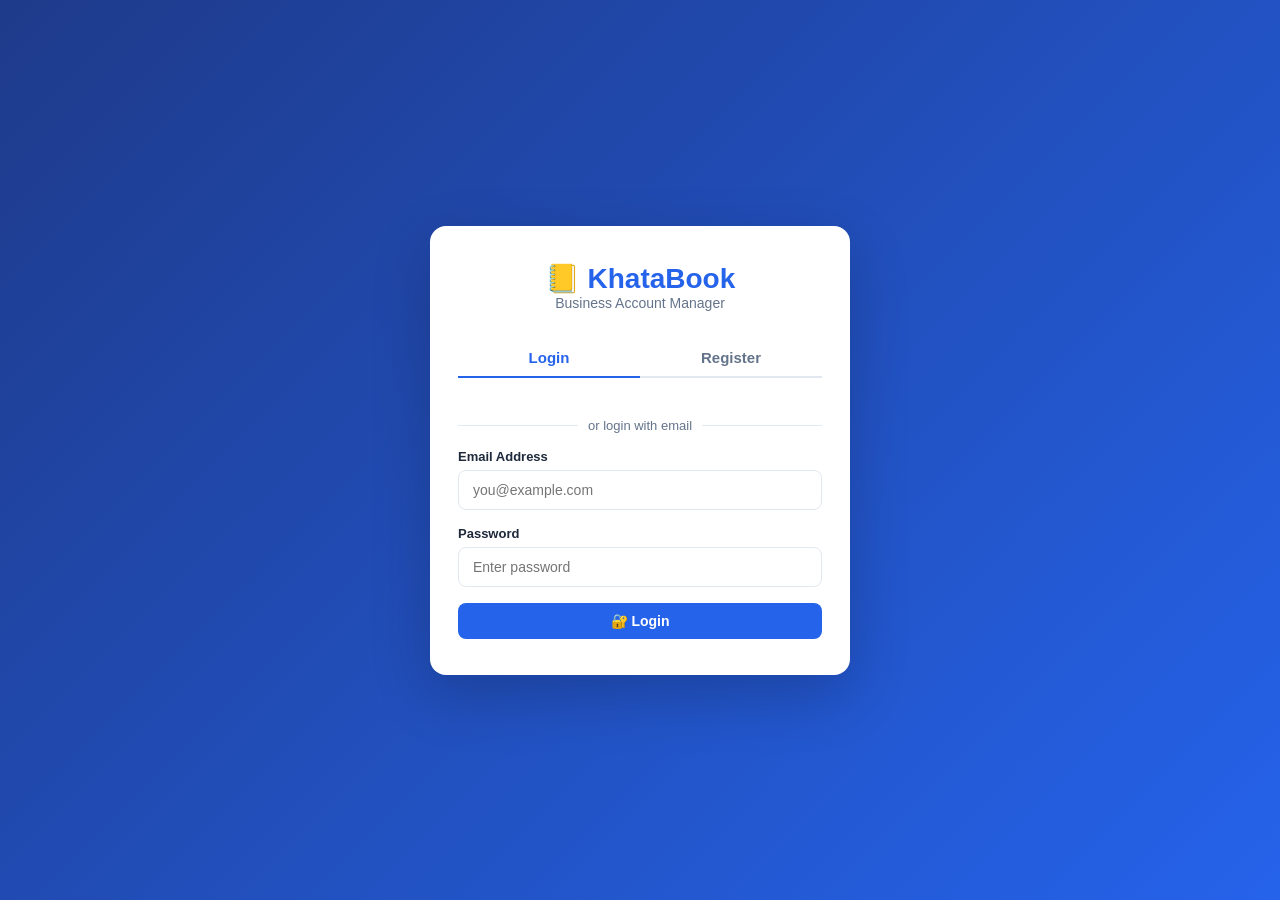
<file: index.html>
<!DOCTYPE html>
<html lang="en">
<head>
  <meta charset="UTF-8" />
  <meta name="viewport" content="width=device-width, initial-scale=1.0"/>
  <title>KhataBook – Login</title>
  <link rel="stylesheet" href="styles.css"/>
  <script src="https://accounts.google.com/gsi/client" async></script>
  <style>
    .divider { display:flex; align-items:center; gap:10px; margin:16px 0; color:var(--muted); font-size:13px; }
    .divider::before, .divider::after { content:''; flex:1; height:1px; background:var(--border); }
    .google-btn {
      width:100%; padding:11px; border:1.5px solid var(--border); border-radius:8px;
      background:#fff; display:flex; align-items:center; justify-content:center;
      gap:10px; font-size:14px; font-weight:600; cursor:pointer; transition:all 0.2s;
      color:var(--text);
    }
    .google-btn:hover { background:#f8fafc; border-color:#94a3b8; }
    .google-btn img { width:20px; height:20px; }
    #googleBtnLogin, #googleBtnRegister { display:flex; justify-content:center; margin-bottom:4px; }
    #googleBtnLogin > div, #googleBtnRegister > div { width:100% !important; }
  </style>
</head>
<body>
<div class="auth-wrapper">
  <div class="auth-box">
    <div class="logo">
      <h1>📒 KhataBook</h1>
      <p>Business Account Manager</p>
    </div>
    <div class="tab-btns">
      <button class="tab-btn active" onclick="switchTab('login')">Login</button>
      <button class="tab-btn" onclick="switchTab('register')">Register</button>
    </div>

    <!-- Login Form -->
    <div id="loginForm">
      <div id="loginAlert"></div>

      <!-- Google Login Button -->
      <div id="googleBtnLogin"></div>

      <div class="divider">or login with email</div>

      <div class="form-group">
        <label>Email Address</label>
        <input type="email" id="loginEmail" placeholder="you@example.com"/>
      </div>
      <div class="form-group">
        <label>Password</label>
        <input type="password" id="loginPassword" placeholder="Enter password"/>
      </div>
      <button class="btn btn-primary btn-full" onclick="doLogin()">🔐 Login</button>
    </div>

    <!-- Register Form -->
    <div id="registerForm" style="display:none">
      <div id="regAlert"></div>

      <!-- Google Register Button -->
      <div id="googleBtnRegister"></div>

      <div class="divider">or register with email</div>

      <div class="form-group">
        <label>Full Name</label>
        <input type="text" id="regName" placeholder="Your business name"/>
      </div>
      <div class="form-group">
        <label>Email Address</label>
        <input type="email" id="regEmail" placeholder="you@example.com"/>
      </div>
      <div class="form-group">
        <label>Password</label>
        <input type="password" id="regPassword" placeholder="Create password"/>
      </div>
      <div class="form-group">
        <label>Confirm Password</label>
        <input type="password" id="regConfirm" placeholder="Repeat password"/>
      </div>
      <button class="btn btn-primary btn-full" onclick="doRegister()">✅ Create Account</button>
    </div>
  </div>
</div>

<script src="app.js"></script>
<script>
  if (Auth.current()) window.location.href = 'dashboard.html';

  // ── Google OAuth ──────────────────────────────────────────────
  const CLIENT_ID = '504433038362-m73ebc1qipm3u5reimtmu5gdapnuld2s.apps.googleusercontent.com';

  function initGoogle() {
    if (typeof google === 'undefined') { setTimeout(initGoogle, 300); return; }
    google.accounts.id.initialize({ client_id: CLIENT_ID, callback: handleGoogleResponse });
    ['googleBtnLogin', 'googleBtnRegister'].forEach(id => {
      google.accounts.id.renderButton(document.getElementById(id), {
        theme: 'outline', size: 'large', width: 340, text: id.includes('Login') ? 'signin_with' : 'signup_with'
      });
    });
  }
  initGoogle();

  function handleGoogleResponse(response) {
    const payload = JSON.parse(atob(response.credential.split('.')[1]));
    const { name, email, picture, sub } = payload;
    const users = DB.get('users') || [];
    let user = users.find(u => u.email === email);
    if (!user) {
      user = { id: sub, name, email, picture, provider: 'google' };
      users.push(user);
      DB.set('users', users);
    }
    DB.set('currentUser', user);
    window.location.href = 'dashboard.html';
  }

  // ── Email Auth ────────────────────────────────────────────────
  function switchTab(tab) {
    document.querySelectorAll('.tab-btn').forEach((b, i) =>
      b.classList.toggle('active', (i === 0) === (tab === 'login')));
    document.getElementById('loginForm').style.display = tab === 'login' ? '' : 'none';
    document.getElementById('registerForm').style.display = tab === 'register' ? '' : 'none';
  }

  function doLogin() {
    const email = document.getElementById('loginEmail').value.trim();
    const pass = document.getElementById('loginPassword').value;
    const alertEl = document.getElementById('loginAlert');
    if (!email || !pass) { alertEl.innerHTML = '<div class="alert alert-error">Fill all fields.</div>'; return; }
    if (Auth.login(email, pass)) {
      window.location.href = 'dashboard.html';
    } else {
      alertEl.innerHTML = '<div class="alert alert-error">Invalid email or password.</div>';
    }
  }

  function doRegister() {
    const name = document.getElementById('regName').value.trim();
    const email = document.getElementById('regEmail').value.trim();
    const pass = document.getElementById('regPassword').value;
    const confirm = document.getElementById('regConfirm').value;
    const alertEl = document.getElementById('regAlert');
    if (!name || !email || !pass) { alertEl.innerHTML = '<div class="alert alert-error">Fill all fields.</div>'; return; }
    if (pass !== confirm) { alertEl.innerHTML = '<div class="alert alert-error">Passwords do not match.</div>'; return; }
    if (Auth.register(name, email, pass)) {
      window.location.href = 'dashboard.html';
    } else {
      alertEl.innerHTML = '<div class="alert alert-error">Email already registered.</div>';
    }
  }

  document.addEventListener('keydown', e => {
    if (e.key === 'Enter') {
      const isLogin = document.getElementById('loginForm').style.display !== 'none';
      isLogin ? doLogin() : doRegister();
    }
  });
</script>
</body>
</html>
</file>
<file: styles.css>
* { margin: 0; padding: 0; box-sizing: border-box; }

:root {
  --primary: #2563eb;
  --primary-dark: #1d4ed8;
  --success: #16a34a;
  --danger: #dc2626;
  --warning: #d97706;
  --bg: #f1f5f9;
  --card: #ffffff;
  --text: #1e293b;
  --muted: #64748b;
  --border: #e2e8f0;
  --sidebar-w: 240px;
  --bottom-nav-h: 64px;
}

body { font-family: 'Segoe UI', sans-serif; background: var(--bg); color: var(--text); }

/* ── AUTH ─────────────────────────────────────────────────────── */
.auth-wrapper {
  min-height: 100vh; display: flex; align-items: center;
  justify-content: center;
  background: linear-gradient(135deg, #1e3a8a 0%, #2563eb 100%);
  padding: 16px;
}
.auth-box {
  background: var(--card); border-radius: 16px; padding: 36px 28px;
  width: 100%; max-width: 420px; box-shadow: 0 20px 60px rgba(0,0,0,0.2);
}
.auth-box .logo { text-align: center; margin-bottom: 28px; }
.auth-box .logo h1 { font-size: 28px; color: var(--primary); }
.auth-box .logo p { color: var(--muted); font-size: 14px; }
.tab-btns { display: flex; border-bottom: 2px solid var(--border); margin-bottom: 24px; }
.tab-btn {
  flex: 1; padding: 10px; border: none; background: none;
  font-size: 15px; font-weight: 600; color: var(--muted); cursor: pointer;
}
.tab-btn.active { color: var(--primary); border-bottom: 2px solid var(--primary); margin-bottom: -2px; }

/* ── FORMS ────────────────────────────────────────────────────── */
.form-group { margin-bottom: 16px; }
.form-group label { display: block; font-size: 13px; font-weight: 600; margin-bottom: 6px; }
.form-group input, .form-group select, .form-group textarea {
  width: 100%; padding: 11px 14px; border: 1.5px solid var(--border);
  border-radius: 8px; font-size: 14px; transition: border 0.2s;
  -webkit-appearance: none; appearance: none;
}
.form-group input:focus, .form-group select:focus, .form-group textarea:focus {
  outline: none; border-color: var(--primary);
}

/* ── BUTTONS ──────────────────────────────────────────────────── */
.btn {
  display: inline-flex; align-items: center; gap: 6px;
  padding: 10px 18px; border: none; border-radius: 8px;
  font-size: 14px; font-weight: 600; cursor: pointer; transition: all 0.2s;
  white-space: nowrap;
}
.btn-primary { background: var(--primary); color: #fff; }
.btn-primary:hover { background: var(--primary-dark); }
.btn-success { background: var(--success); color: #fff; }
.btn-danger { background: var(--danger); color: #fff; }
.btn-warning { background: var(--warning); color: #fff; }
.btn-outline { background: transparent; border: 1.5px solid var(--border); color: var(--text); }
.btn-outline:hover { background: var(--bg); }
.btn-full { width: 100%; justify-content: center; }
.btn-sm { padding: 6px 10px; font-size: 12px; }

/* ── LAYOUT ───────────────────────────────────────────────────── */
.layout { display: flex; min-height: 100vh; }

/* Sidebar — desktop */
.sidebar {
  width: var(--sidebar-w); background: #1e293b; color: #fff;
  display: flex; flex-direction: column;
  position: fixed; height: 100vh; z-index: 100;
  transition: transform 0.3s;
}
.sidebar-logo { padding: 22px 20px; border-bottom: 1px solid #334155; }
.sidebar-logo h2 { font-size: 20px; color: #60a5fa; }
.sidebar-logo p { font-size: 11px; color: #94a3b8; margin-top: 2px; }
.sidebar-nav { flex: 1; padding: 16px 0; overflow-y: auto; }
.nav-item {
  display: flex; align-items: center; gap: 12px;
  padding: 13px 20px; color: #94a3b8; text-decoration: none;
  font-size: 14px; font-weight: 500; transition: all 0.2s;
}
.nav-item:hover, .nav-item.active { background: #334155; color: #fff; }
.nav-item.active { border-left: 3px solid #60a5fa; }
.sidebar-footer { padding: 16px 20px; border-top: 1px solid #334155; }
.user-info { display: flex; align-items: center; gap: 10px; }
.user-avatar {
  width: 36px; height: 36px; border-radius: 50%;
  background: var(--primary); display: flex; align-items: center;
  justify-content: center; font-weight: 700; font-size: 14px; flex-shrink: 0;
}
.user-name { font-size: 13px; font-weight: 600; }
.user-email { font-size: 11px; color: #94a3b8; }
.logout-btn {
  margin-top: 10px; width: 100%; padding: 9px; background: #dc2626;
  color: #fff; border: none; border-radius: 6px; cursor: pointer; font-size: 13px; font-weight: 600;
}

/* Sidebar overlay (mobile) */
.sidebar-overlay {
  display: none; position: fixed; inset: 0;
  background: rgba(0,0,0,0.5); z-index: 99;
}
.sidebar-overlay.show { display: block; }

/* Main content */
.main { margin-left: var(--sidebar-w); flex: 1; min-width: 0; }

/* Topbar */
.topbar {
  background: var(--card); padding: 14px 24px;
  border-bottom: 1px solid var(--border);
  display: flex; align-items: center; justify-content: space-between;
  position: sticky; top: 0; z-index: 50; gap: 12px;
}
.topbar h1 { font-size: 19px; font-weight: 700; }
.topbar-right { display: flex; align-items: center; gap: 8px; }
.hamburger {
  display: none; background: none; border: none;
  font-size: 22px; cursor: pointer; padding: 4px;
}
.page-content { padding: 20px 24px; padding-bottom: 80px; }

/* ── STATS ────────────────────────────────────────────────────── */
.stats-grid {
  display: grid;
  grid-template-columns: repeat(auto-fit, minmax(180px, 1fr));
  gap: 16px; margin-bottom: 24px;
}
.stat-card {
  background: var(--card); border-radius: 12px; padding: 18px;
  border: 1px solid var(--border); display: flex; align-items: center; gap: 14px;
}
.stat-icon {
  width: 46px; height: 46px; border-radius: 12px;
  display: flex; align-items: center; justify-content: center; font-size: 20px; flex-shrink: 0;
}
.stat-icon.green { background: #dcfce7; }
.stat-icon.red { background: #fee2e2; }
.stat-icon.blue { background: #dbeafe; }
.stat-icon.orange { background: #ffedd5; }
.stat-icon.purple { background: #ede9fe; }
.stat-label { font-size: 12px; color: var(--muted); font-weight: 500; }
.stat-value { font-size: 20px; font-weight: 700; margin-top: 2px; }
.stat-value.green { color: var(--success); }
.stat-value.red { color: var(--danger); }
.stat-value.blue { color: var(--primary); }
.stat-value.orange { color: var(--warning); }
.stat-value.purple { color: #7c3aed; }

/* ── CARDS / TABLE ────────────────────────────────────────────── */
.card { background: var(--card); border-radius: 12px; border: 1px solid var(--border); overflow: hidden; }
.card-header {
  padding: 14px 18px; border-bottom: 1px solid var(--border);
  display: flex; align-items: center; justify-content: space-between; flex-wrap: wrap; gap: 8px;
}
.card-header h3 { font-size: 15px; font-weight: 700; }
.card-body { padding: 18px; }
table { width: 100%; border-collapse: collapse; }
th { padding: 10px 14px; text-align: left; font-size: 12px; font-weight: 600; color: var(--muted); background: var(--bg); }
td { padding: 11px 14px; font-size: 13px; border-top: 1px solid var(--border); vertical-align: middle; }
tr:hover td { background: #f8fafc; }

/* ── BADGES ───────────────────────────────────────────────────── */
.badge {
  display: inline-block; padding: 3px 9px; border-radius: 20px;
  font-size: 11px; font-weight: 600;
}
.badge-green { background: #dcfce7; color: #16a34a; }
.badge-red { background: #fee2e2; color: #dc2626; }
.badge-blue { background: #dbeafe; color: #2563eb; }
.badge-orange { background: #ffedd5; color: #d97706; }
.badge-purple { background: #ede9fe; color: #7c3aed; }

/* ── MODAL ────────────────────────────────────────────────────── */
.modal-overlay {
  position: fixed; inset: 0; background: rgba(0,0,0,0.5);
  display: flex; align-items: flex-end; justify-content: center; z-index: 200;
}
.modal-overlay.hidden { display: none; }
.modal {
  background: var(--card); border-radius: 20px 20px 0 0; padding: 24px 24px 32px;
  width: 100%; max-width: 520px; max-height: 92vh; overflow-y: auto;
}
.modal-header { display: flex; align-items: center; justify-content: space-between; margin-bottom: 18px; }
.modal-header h3 { font-size: 17px; font-weight: 700; }
.modal-close { background: none; border: none; font-size: 24px; cursor: pointer; color: var(--muted); line-height: 1; }

/* ── CHARTS ───────────────────────────────────────────────────── */
.charts-grid { display: grid; grid-template-columns: 1fr 1fr; gap: 16px; margin-bottom: 24px; }
.chart-card { background: var(--card); border-radius: 12px; border: 1px solid var(--border); padding: 18px; }
.chart-card h3 { font-size: 14px; font-weight: 700; margin-bottom: 14px; }
canvas { max-height: 240px; }

/* ── FILTER BAR ───────────────────────────────────────────────── */
.filter-bar { display: flex; gap: 10px; margin-bottom: 18px; flex-wrap: wrap; align-items: center; }
.filter-bar select, .filter-bar input {
  padding: 9px 12px; border: 1.5px solid var(--border);
  border-radius: 8px; font-size: 13px; background: var(--card);
}

/* ── ALERTS ───────────────────────────────────────────────────── */
.alert { padding: 10px 14px; border-radius: 8px; font-size: 13px; margin-bottom: 14px; }
.alert-error { background: #fee2e2; color: #dc2626; }
.alert-success { background: #dcfce7; color: #16a34a; }

/* ── CREDIT SCORE ─────────────────────────────────────────────── */
.score-bar { height: 8px; border-radius: 4px; background: var(--border); overflow: hidden; margin-top: 4px; }
.score-fill { height: 100%; border-radius: 4px; transition: width 0.4s; }

/* ── BOTTOM NAV (mobile only) ─────────────────────────────────── */
.bottom-nav {
  display: none;
  position: fixed; bottom: 0; left: 0; right: 0;
  height: var(--bottom-nav-h); background: #1e293b;
  z-index: 100; border-top: 1px solid #334155;
}
.bottom-nav-inner {
  display: flex; height: 100%;
}
.bottom-nav-item {
  flex: 1; display: flex; flex-direction: column; align-items: center;
  justify-content: center; gap: 3px; color: #94a3b8;
  text-decoration: none; font-size: 10px; font-weight: 600;
  transition: color 0.2s; padding: 6px 0;
}
.bottom-nav-item.active { color: #60a5fa; }
.bottom-nav-item span:first-child { font-size: 20px; }

/* ── INSIGHT CARDS ────────────────────────────────────────────── */
.insight-grid { display: grid; grid-template-columns: repeat(auto-fit, minmax(260px, 1fr)); gap: 16px; margin-bottom: 24px; }
.insight-card {
  background: var(--card); border-radius: 12px; border: 1px solid var(--border);
  padding: 16px; display: flex; flex-direction: column; gap: 8px;
}
.insight-card h4 { font-size: 13px; font-weight: 700; color: var(--muted); }
.insight-item { display: flex; justify-content: space-between; align-items: center; font-size: 13px; padding: 6px 0; border-bottom: 1px solid var(--border); }
.insight-item:last-child { border-bottom: none; }

/* ── EXPORT BUTTONS ───────────────────────────────────────────── */
.export-bar { display: flex; gap: 8px; margin-bottom: 16px; flex-wrap: wrap; }

/* ═══════════════════════════════════════════════════════════════
   RESPONSIVE — MOBILE
═══════════════════════════════════════════════════════════════ */
@media (max-width: 768px) {
  .sidebar { transform: translateX(-100%); }
  .sidebar.open { transform: translateX(0); }
  .hamburger { display: block; }
  .main { margin-left: 0; }
  .bottom-nav { display: block; }
  .page-content { padding: 16px; padding-bottom: calc(var(--bottom-nav-h) + 16px); }
  .topbar { padding: 12px 16px; }
  .topbar h1 { font-size: 17px; }
  .stats-grid { grid-template-columns: 1fr 1fr; gap: 10px; }
  .stat-card { padding: 12px; gap: 10px; }
  .stat-icon { width: 38px; height: 38px; font-size: 16px; }
  .stat-value { font-size: 16px; }
  .charts-grid { grid-template-columns: 1fr; }
  .modal { border-radius: 20px 20px 0 0; max-height: 88vh; }
  .table-wrap { overflow-x: auto; -webkit-overflow-scrolling: touch; }
  .filter-bar { gap: 8px; }
  .filter-bar select, .filter-bar input { font-size: 12px; padding: 8px 10px; }
  .auth-box { padding: 28px 20px; }
  .insight-grid { grid-template-columns: 1fr; }
  .card-header { flex-direction: column; align-items: flex-start; }
}

@media (max-width: 400px) {
  .stats-grid { grid-template-columns: 1fr; }
  .btn-sm { padding: 5px 8px; font-size: 11px; }
}

/* ── TOAST NOTIFICATIONS ──────────────────────────────────────── */
#toastContainer {
  position: fixed; bottom: 80px; right: 16px;
  z-index: 999; display: flex; flex-direction: column; gap: 8px;
}
.toast {
  padding: 12px 18px; border-radius: 10px; font-size: 13px; font-weight: 600;
  color: #fff; opacity: 0; transform: translateY(10px);
  transition: all 0.3s; min-width: 220px; box-shadow: 0 4px 16px rgba(0,0,0,0.15);
}
.toast.show { opacity: 1; transform: translateY(0); }
.toast-success { background: var(--success); }
.toast-error { background: var(--danger); }
.toast-info { background: var(--primary); }
.toast-warning { background: var(--warning); }

/* ── BUDGET PROGRESS ──────────────────────────────────────────── */
.budget-bar { height: 10px; border-radius: 5px; background: var(--border); overflow: hidden; margin-top: 6px; }
.budget-fill { height: 100%; border-radius: 5px; transition: width 0.5s; }
.budget-fill.safe { background: var(--success); }
.budget-fill.warn { background: var(--warning); }
.budget-fill.over { background: var(--danger); }

/* ── DARK MODE ────────────────────────────────────────────────── */
body.dark {
  --bg: #0f172a;
  --card: #1e293b;
  --text: #f1f5f9;
  --muted: #94a3b8;
  --border: #334155;
}
body.dark .topbar { background: #1e293b; }
body.dark th { background: #0f172a; color: #94a3b8; }
body.dark tr:hover td { background: #263348; }
body.dark .form-group input,
body.dark .form-group select,
body.dark .form-group textarea { background: #0f172a; color: #f1f5f9; border-color: #334155; }
body.dark .btn-outline { background: transparent; color: #f1f5f9; border-color: #334155; }
body.dark .btn-outline:hover { background: #334155; }
body.dark .auth-box { background: #1e293b; }
body.dark .filter-bar select,
body.dark .filter-bar input { background: #1e293b; color: #f1f5f9; }
body.dark .google-btn { background: #1e293b; color: #f1f5f9; border-color: #334155; }
body.dark .modal { background: #1e293b; }
body.dark .chart-card { background: #1e293b; }
body.dark .insight-card { background: #1e293b; }
</file>
